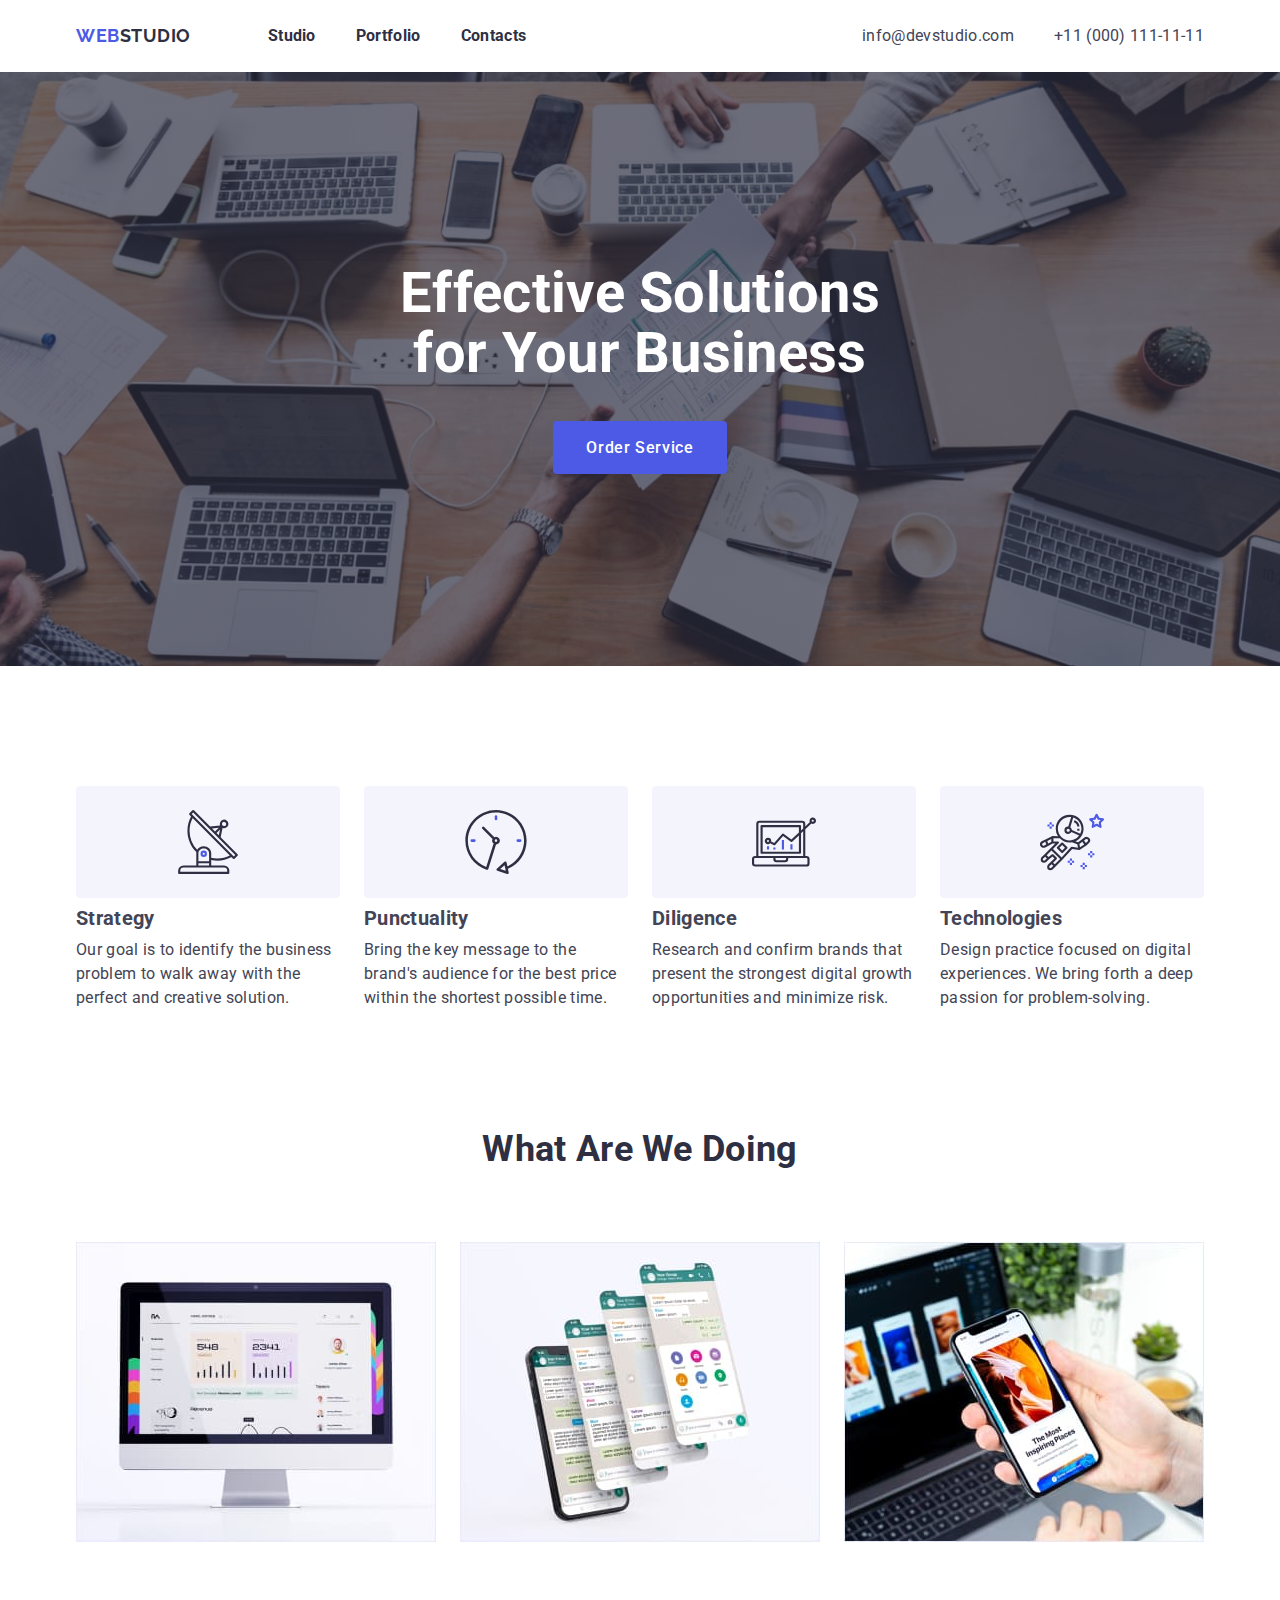
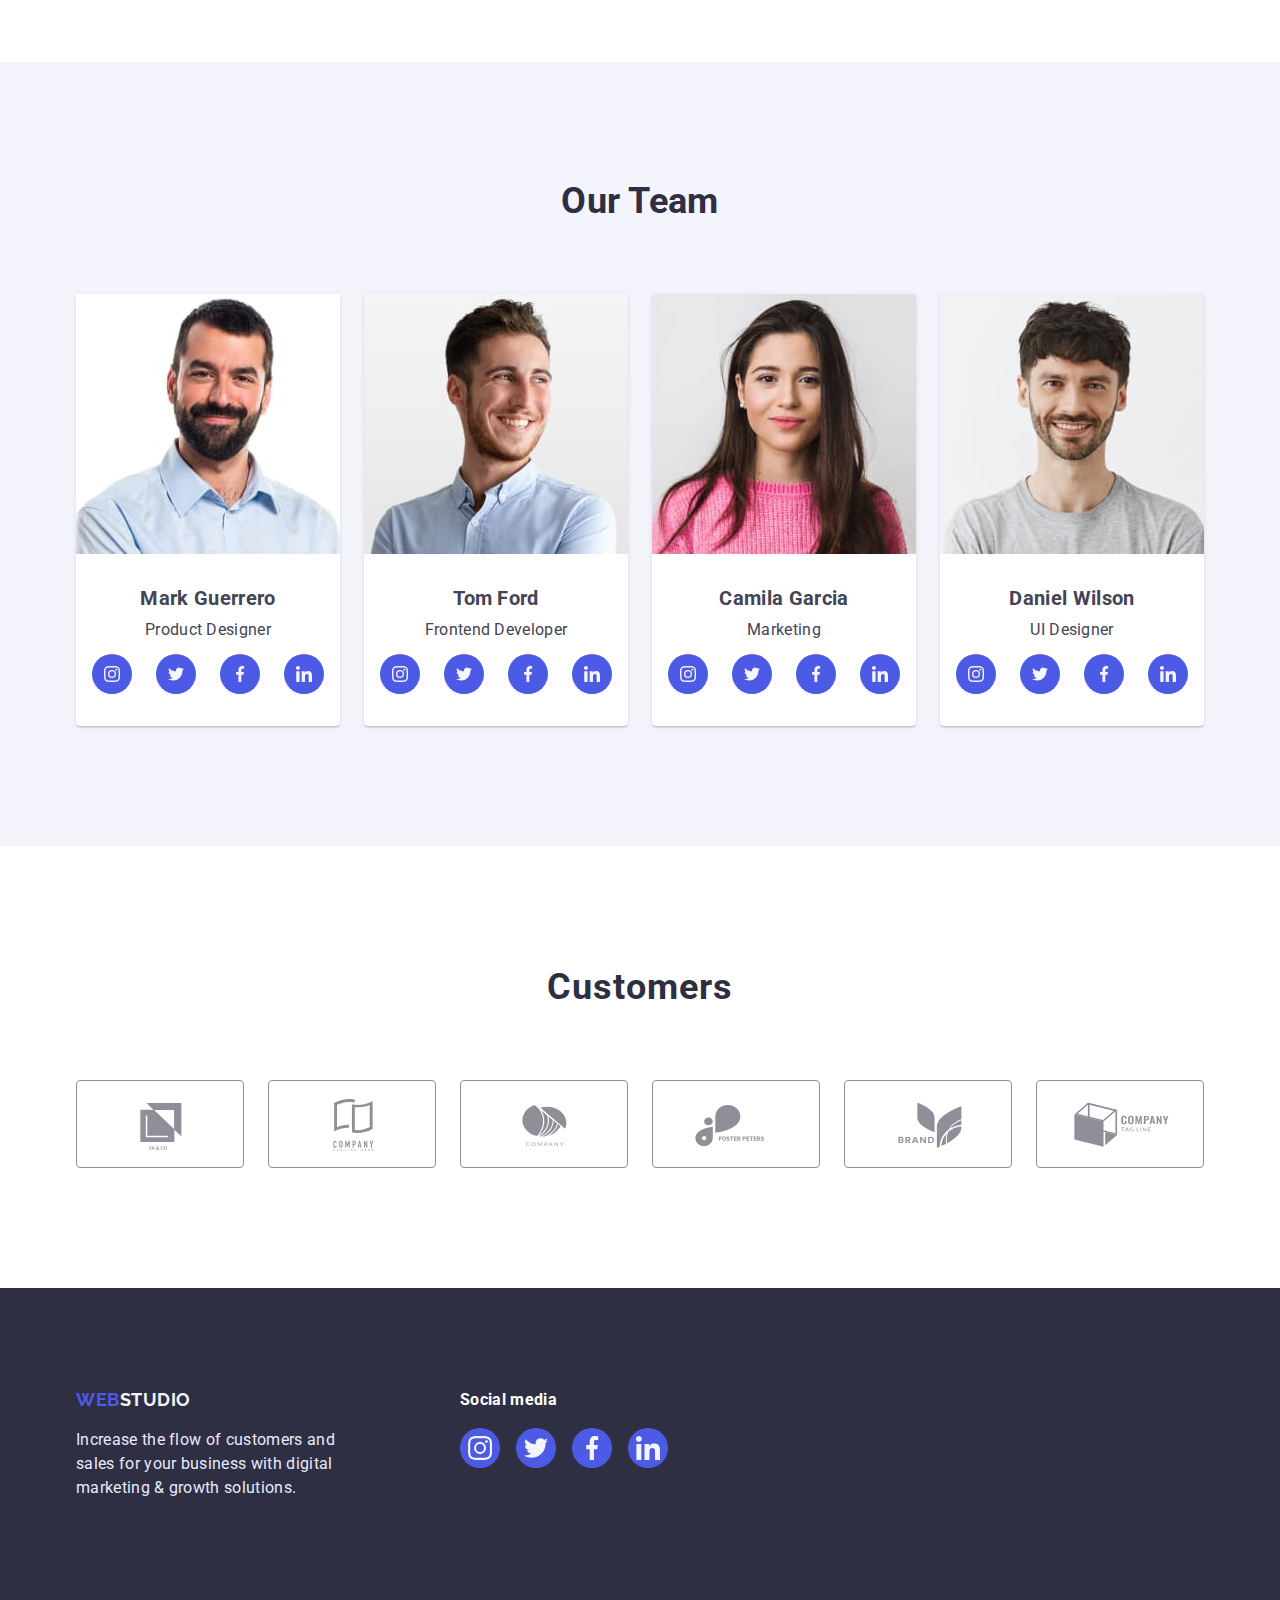
<file: index.html>
<!DOCTYPE html>
<html lang="en">
<head>
    <meta charset="UTF-8">
    <meta http-equiv="X-UA-Compatible" content="IE=edge">
    <meta name="viewport" content="width=device-width, initial-scale=1.0">
    <title>Studio</title>
    <link href="https://fonts.googleapis.com/css2?family=Raleway:wght@700&family=Roboto:wght@400;500;700;900&display=swap" rel="stylesheet">
    <link rel="stylesheet" href="https://cdn.jsdelivr.net/npm/modern-normalize@1.1.0/modern-normalize.min.css">
    <link rel="stylesheet" href="./css/styles.css"/>
</head>
<body>
    <!-- Шапка -->
    <header class="page-header">
        <div class="container main-nav">
            <!-- Логотип -->
            <nav class="header-nav">    
                <a href="" class="logo abowe">
                Web<span class="logo-header">Studio</span>
                </a>
                <!-- Основні кнопки шапки -->
                <ul class="site-nav list">
                    <li class="item"><a href="./index.html" class="link">Studio</a></li>
                    <li class="item"><a href="./portfolio.html" class="link">Portfolio</a></li>
                    <li class="item"><a href="" class="link">Contacts</a></li>
                </ul>
            </nav>
            <!-- Контакти в шапці -->
            <ul class="contacts list">
                <li class="item"><a href="mailto:info@devstudio.com" class="link">info@devstudio.com</a></li>
                <li class="item"><a href="tel:+11(000)111-11-11" class="link"> +11 (000) 111-11-11</a></li>
            </ul>
        </div>
    </header>
    <!-- Основний контент -->
    <main>
        <!-- Основний банер -->
        <section class="hero">
            <h1 class="hero-title">Effective Solutions for Your Business</h1>
            <button type="button" class="button-order">Order Service</button>
        </section>
        <!-- Особливості -->
        <section class="features">
            <div class="container">
                <h2 class="features-title">Feature</h2>
                <ul class="list">
                    <li class="item">
                        <div class="icon">
                            <svg class="icon-antenna" width="64px" height="64px">
                                <use href="./images/symbol-defs.svg#icon-antenna"></use>
                            </svg>
                        </div>
                        <h3 class="feature">Strategy</h3>
                        <p class="description">Our goal is to identify the business problem to walk away with the perfect and creative solution.</p>
                    </li>
                    <li class="item">
                        <div class="icon">
                            <svg class="icon-clock" width="64px" height="64px">
                                <use href="./images/symbol-defs.svg#icon-clock"></use>
                            </svg>
                        </div>
                        <h3 class="feature">Punctuality</h3>
                        <p class="description">Bring the key message to the brand's audience for the best price within the shortest possible time.</p>
                    </li>
                    <li class="item">
                        <div class="icon">
                            <svg class="icon-diagram" width="64px" height="64px">
                                <use href="./images/symbol-defs.svg#icon-diagram"></use>
                            </svg>
                        </div>
                        <h3 class="feature">Diligence</h3>
                        <p class="description">Research and confirm brands that present the strongest digital growth opportunities and minimize risk.</p>
                    </li>
                    <li class="item">
                        <div class="icon">
                            <svg class="icon-astronaut" width="64px" height="64px">
                                <use href="./images/symbol-defs.svg#icon-astronaut"></use>
                            </svg>
                        </div>
                        <h3 class="feature">Technologies</h3>
                        <p class="description">Design practice focused on digital experiences. We bring forth a deep passion for problem-solving.</p>
                    </li>
                </ul>
            </div>
        </section>
        <!-- Наші роботи -->
        <section class="work">
            <div class="container">
            <h2 class="work-title">What are we doing</h2>
                <ul class="list">
                    <li class="item">
                        <img src="./images/monitor_with_website.jpg" alt="Monitor with website" width="360" height="300">
                    </li>
                    <li class="item">
                        <img src="./images/phone_with_chat.jpg" alt="Phone with chat" width="360" height="300">
                    </li>
                    <li class="item">
                        <img src="./images/phone_with_website.jpg" alt="Phone with website" width="360" height="300">
                    </li>
                </ul>
            </div>
        </section>
        <!-- Наша команда -->
        <section class="team">
            <div class="container">    
            <h2 class="team-title">Our Team</h2>
                <ul class="list">
                    <li class="item">
                            <img src="./images/mark_guerrero.jpg" alt="Mark Guerrero" width="264" height="260">
                            <div class="business-card">
                                <h3 class="name">Mark Guerrero</h3>
                                <p class="position">Product Designer</p>
                                <ul class="list">
                                    <li class="item-logo">
                                        <a href="" class="cards-logo">
                                                <svg class="logo" width="16" height="16">
                                                    <use href="./images/symbol-defs.svg#icon-instagram"></use>
                                                </svg>
                                        </a>
                                    </li>
                                    <li class="item-logo">
                                        <a href="" class="cards-logo">
                                                <svg class="logo" width="16" height="16">
                                                    <use href="./images/symbol-defs.svg#icon-twitter"></use>
                                                </svg>  
                                        </a>
                                    </li>
                                    <li class="item-logo">
                                        <a href="" class="cards-logo"> 
                                                <svg class="logo" width="16" height="16">
                                                    <use href="./images/symbol-defs.svg#icon-facebook"></use>
                                                </svg> 
                                        </a>
                                    </li>
                                    <li class="item-logo">
                                        <a href="" class="cards-logo">
                                                <svg class="logo" width="16" height="16">
                                                    <use href="./images/symbol-defs.svg#icon-linkedin"></use>
                                                </svg>  
                                        </a>
                                    </li>
                                </ul>
                            </div>
                    </li>
                    <li class="item">
                            <img src="./images/tom_ford.jpg" alt="Tom Ford" width="264" height="260">
                            <div class="business-card">
                                <h3 class="name">Tom Ford</h3>
                                <p class="position">Frontend Developer</p>
                                <ul class="list">
                                    <li class="item-logo">
                                        <a href="" class="cards-logo">
                                                <svg class="logo" width="16" height="16">
                                                    <use href="./images/symbol-defs.svg#icon-instagram"></use>
                                                </svg>
                                        </a>
                                    </li>
                                    <li class="item-logo">
                                        <a href="" class="cards-logo">
                                                <svg class="logo" width="16" height="16">
                                                    <use href="./images/symbol-defs.svg#icon-twitter"></use>
                                                </svg>  
                                        </a>
                                    </li>
                                    <li class="item-logo">
                                        <a href="" class="cards-logo"> 
                                                <svg class="logo" width="16" height="16">
                                                    <use href="./images/symbol-defs.svg#icon-facebook"></use>
                                                </svg> 
                                        </a>
                                    </li>
                                    <li class="item-logo">
                                        <a href="" class="cards-logo">
                                                <svg class="logo" width="16" height="16">
                                                    <use href="./images/symbol-defs.svg#icon-linkedin"></use>
                                                </svg>  
                                        </a>
                                    </li>
                                </ul>
                            </div>
                    </li> 
                    <li class="item">
                            <img src="./images/camila_garcia.jpg" alt="Camila Garcia" width="264" height="260">
                            <div class="business-card">
                                <h3 class="name">Camila Garcia</h3>
                                <p class="position">Marketing</p>
                                <ul class="list">
                                    <li class="item-logo">
                                        <a href="" class="cards-logo">
                                                <svg class="logo" width="16" height="16">
                                                    <use href="./images/symbol-defs.svg#icon-instagram"></use>
                                                </svg>
                                        </a>
                                    </li>
                                    <li class="item-logo">
                                        <a href="" class="cards-logo">
                                                <svg class="logo" width="16" height="16">
                                                    <use href="./images/symbol-defs.svg#icon-twitter"></use>
                                                </svg>  
                                        </a>
                                    </li>
                                    <li class="item-logo">
                                        <a href="" class="cards-logo"> 
                                                <svg class="logo" width="16" height="16">
                                                    <use href="./images/symbol-defs.svg#icon-facebook"></use>
                                                </svg> 
                                        </a>
                                    </li>
                                    <li class="item-logo">
                                        <a href="" class="cards-logo">
                                                <svg class="logo" width="16" height="16">
                                                    <use href="./images/symbol-defs.svg#icon-linkedin"></use>
                                                </svg>  
                                        </a>
                                    </li>
                                </ul>
                            </div>
                    </li>
                    <li class="item">
                            <img src="./images/daniel_wilson.jpg" alt="Daniel Wilson" width="264" height="260">
                            <div class="business-card">
                                <h3 class="name">Daniel Wilson</h3>
                                <p class="position">UI Designer</p>
                                <ul class="list">
                                    <li class="item-logo">
                                        <a href="" class="cards-logo">
                                                <svg class="logo" width="16" height="16">
                                                    <use href="./images/symbol-defs.svg#icon-instagram"></use>
                                                </svg>
                                        </a>
                                    </li>
                                    <li class="item-logo">
                                        <a href="" class="cards-logo">
                                                <svg class="logo" width="16" height="16">
                                                    <use href="./images/symbol-defs.svg#icon-twitter"></use>
                                                </svg>  
                                        </a>
                                    </li>
                                    <li class="item-logo">
                                        <a href="" class="cards-logo"> 
                                                <svg class="logo" width="16" height="16">
                                                    <use href="./images/symbol-defs.svg#icon-facebook"></use>
                                                </svg> 
                                        </a>
                                    </li>
                                    <li class="item-logo">
                                        <a href="" class="cards-logo">
                                                <svg class="logo" width="16" height="16">
                                                    <use href="./images/symbol-defs.svg#icon-linkedin"></use>
                                                </svg>  
                                        </a>
                                    </li>
                                </ul>
                            </div>
                    </li>
                </ul>
            </div>    
        </section>
        <!-- Клієнти -->
        <section class="customers">
            <div class="container"> 
                <h2 class="customer-title">Customers</h2>
                    <ul class="list brand-customer">
                        <li class="item brand">
                            <a href="" class="link customer">
                                    <svg class="customer-logo" width="104" height="56">
                                        <use href="./images/symbol-defs.svg#icon-client-first"></use>
                                    </svg>
                            </a>
                        </li>
                        <li class="item brand">
                            <a href="" class="link customer">
                                    <svg class="customer-logo" width="104" height="56">
                                        <use href="./images/symbol-defs.svg#icon-client-second"></use>
                                    </svg>
                            </a>
                        </li>
                        <li class="item brand">
                            <a href="" class="link customer">
                                    <svg class="customer-logo" width="104" height="56">
                                        <use href="./images/symbol-defs.svg#icon-client-third"></use>
                                    </svg>
                            </a>
                        </li>
                        <li class="item brand">
                            <a href="" class="link customer">
                                    <svg class="customer-logo" width="104" height="56">
                                        <use href="./images/symbol-defs.svg#icon-client-fourth"></use>
                                    </svg>
                            </a>
                        </li>
                        <li class="item brand">
                            <a href="" class="link customer">
                                    <svg class="customer-logo" width="104" height="56">
                                        <use href="./images/symbol-defs.svg#icon-client-fifth"></use>
                                    </svg>
                            </a>
                        </li>
                        <li class="item brand">
                            <a href="" class="link customer">
                                    <svg class="customer-logo" width="104" height="56">
                                        <use href="./images/symbol-defs.svg#icon-client-sixth"></use>
                                    </svg>
                            </a>
                        </li>
                    </ul>
            </div>
        </section>
    </main>
    <!-- Низ сайту -->
    <footer>
        <div class="container logo-tagline">   
            <div class="info">
                <!-- Логотип -->  
                <a href="" class="logo below">
                Web<span class="logo-footer">Studio</span>
                </a>
                <!-- Слоган -->
                <p class="tagline">Increase the flow of customers and sales for your business with digital marketing & growth solutions.</p>
            </div>
            <!-- Соціальні мережі -->
            <div class="social-media">
                <h3 class="title-social">Social media</h3>
                <ul class="list item-contact">
                    <li class="item-logo contact">
                        <a href="" class="cards-logo">
                                <svg class="logo" width="24" height="24">
                                    <use href="./images/symbol-defs.svg#icon-instagram"></use>
                                </svg>
                        </a>
                    </li> 
                    <li class="item-logo contact">
                        <a href="" class="cards-logo">
                                <svg class="logo" width="24" height="24">
                                    <use href="./images/symbol-defs.svg#icon-twitter"></use>
                                </svg>
                        </a>
                    </li> 
                    <li class="item-logo contact">
                        <a href="" class="cards-logo">
                                <svg class="logo" width="24" height="24">
                                    <use href="./images/symbol-defs.svg#icon-facebook"></use>
                                </svg>
                        </a>
                    </li> 
                    <li class="item-logo contact">
                        <a href="" class="cards-logo">
                                <svg class="logo" width="24" height="24">
                                    <use href="./images/symbol-defs.svg#icon-linkedin"></use>
                                </svg>
                        </a>
                    </li> 
                </ul>
            </div>
        </div>  
    </footer>
</body>
</html>
</file>
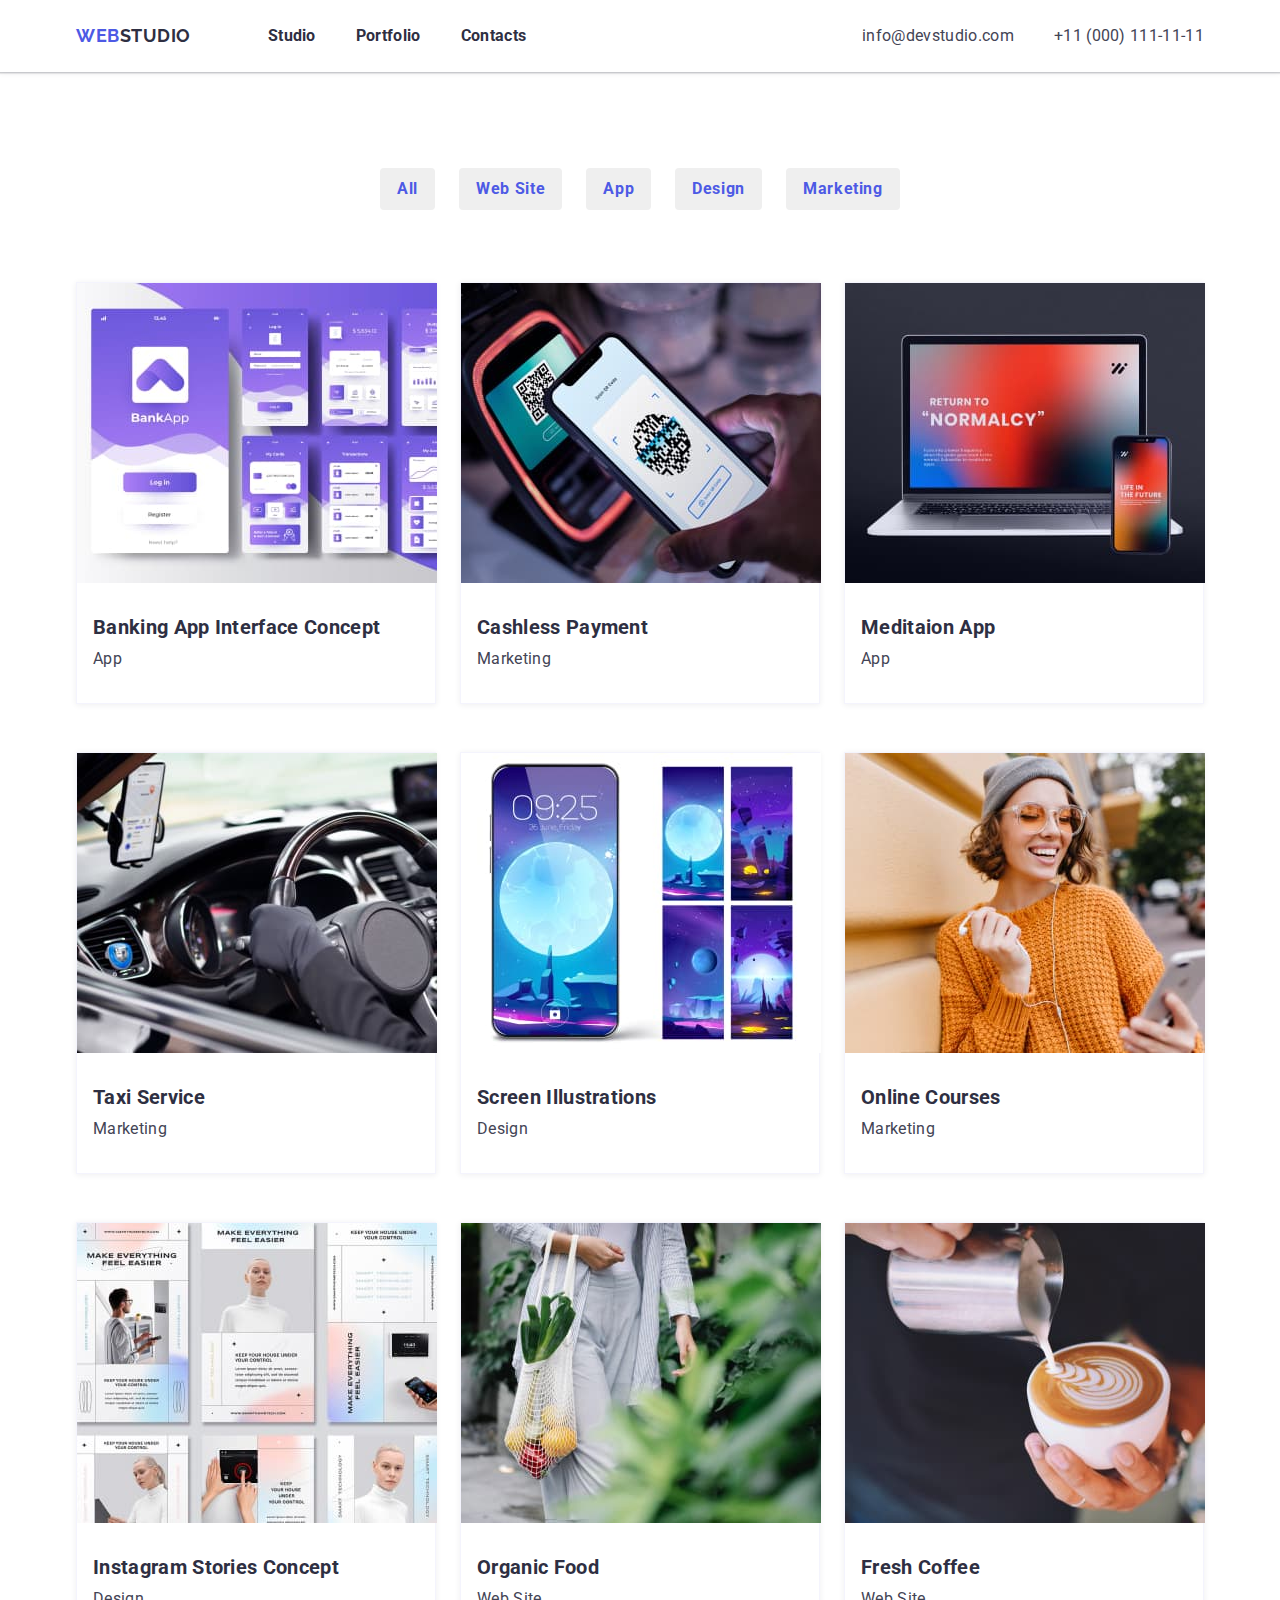
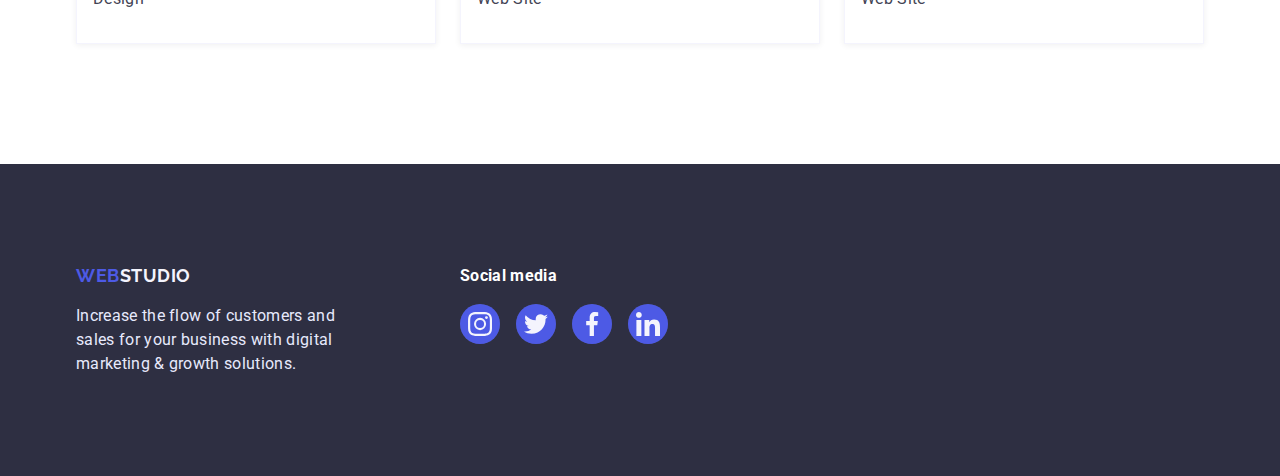
<file: portfolio.html>
<!DOCTYPE html>
<html lang="en">
<head>
    <meta charset="UTF-8">
    <meta http-equiv="X-UA-Compatible" content="IE=edge">
    <meta name="viewport" content="width=device-width, initial-scale=1.0">
    <title>Portfolio</title>
    <link href="https://fonts.googleapis.com/css2?family=Raleway:wght@700&family=Roboto:wght@400;500;700;900&display=swap" rel="stylesheet">
    <link rel="stylesheet" href="https://cdn.jsdelivr.net/npm/modern-normalize@1.1.0/modern-normalize.min.css">
    <link rel="stylesheet" href="./css/styles.css">
</head>
<body>
    <!-- Шапка -->
    <header class="page-header">
        <div class="container main-nav">
            <!-- Логотип -->
            <nav class="header-nav">    
                <a href="" class="logo abowe">
                Web<span class="logo-header">Studio</span>
                </a>
                <!-- Основні кнопки шапки -->
                <ul class="site-nav list">
                    <li class="item"><a href="./index.html" class="link">Studio</a></li>
                    <li class="item"><a href="./portfolio.html" class="link">Portfolio</a></li>
                    <li class="item"><a href="" class="link">Contacts</a></li>
                </ul>
            </nav>
            <!-- Контакти в шапці -->
            <ul class="contacts list">
                <li class="item"><a href="mailto:info@devstudio.com" class="link">info@devstudio.com</a></li>
                <li class="item"><a href="tel:+11(000)111-11-11" class="link"> +11 (000) 111-11-11</a></li>
            </ul>
        </div>
    </header>
    <!-- Основний контент -->
    <main>
      <h1 class="title-portfolio">Portfolio</h1>
     <!--Фільтр кнопки-->
      <section class="portfolio">
        <div class="container">
        <h2 class="title-cards">Project cards</h2>
        <ul  class="list cards-nav">
            <li class="item">
                <button type="button" class="button-cards">All</button>
            </li>
            <li class="item">
                <button type="button" class="button-cards">Web Site</button>
            </li>
            <li class="item">
                <button type="button" class="button-cards">App</button>
            </li>
            <li class="item">
                <button type="button" class="button-cards">Design</button>
            </li>
            <li class="item">
                <button type="button" class="button-cards">Marketing</button>
            </li>
        </ul>
     <!--Портфоліо робіт-->
        <div class="flex-container">
        <ul  class="list cards">
            <li class="flex-element">
                <a href="" class="link">
                    <img src="./images/banking_app_interface_concept.jpg" alt="Banking app interface concept" width="360" height="300">
                    <div class="description-card">                    
                        <h3 class="product">Banking App Interface Concept</h3>
                        <p class="type-product">App</p>
                    </div>
                </a>
            </li>
            <li class="flex-element">
                <a href="" class="link">
                    <img src="./images/cashless_payment.jpg" alt="Cashless payment" width="360" height="300">
                    <div class="description-card">   
                        <h3 class="product">Cashless payment</h3>
                        <p class="type-product">Marketing</p>
                    </div>
                </a>
            </li>
            <li class="flex-element">
                <a href="" class="link">
                    <img src="./images/meditaion_app.jpg" alt="Meditaion app" width="360" height="300">
                    <div class="description-card">   
                        <h3 class="product">Meditaion App</h3>
                        <p class="type-product">App</p>
                    </div>
                </a>
            </li>
            <li class="flex-element">
                <a href="" class="link">
                    <img src="./images/taxi_service.jpg" alt="Taxi service" width="360" height="300">
                    <div class="description-card">   
                        <h3 class="product">Taxi Service</h3>
                        <p class="type-product">Marketing</p>
                    </div>
                </a>
            </li>
            <li class="flex-element">
                <a href="" class="link">
                    <img src="./images/screen_illustrations.jpg" alt="Screen illustrations" width="360" height="300">
                    <div class="description-card">   
                        <h3 class="product">Screen Illustrations</h3>
                        <p class="type-product">Design</p>
                    </div>
                </a>
            </li>
            <li class="flex-element">
                <a href="" class="link">
                    <img src="./images/online_courses.jpg" alt="Online courses" width="360" height="300">
                    <div class="description-card">   
                        <h3 class="product">Online Courses</h3>
                        <p class="type-product">Marketing</p>
                    </div>
                </a>
            </li>
            <li class="flex-element">
                <a href="" class="link">
                    <img src="./images/instagram_stories_concept.jpg" alt="Instagram stories concept" width="360" height="300">
                    <div class="description-card">   
                        <h3 class="product">Instagram Stories Concept</h3>
                        <p class="type-product">Design</p>
                    </div>
                </a>
            </li>
            <li class="flex-element">
                <a href="" class="link">
                    <img src="./images/organic_food.jpg" alt="Organic food" width="360" height="300">
                    <div class="description-card">   
                        <h3 class="product">Organic Food</h3>
                        <p class="type-product">Web Site</p>
                    </div>
                </a>
            </li>
            <li class="flex-element">
                <a href="" class="link">
                    <img src="./images/fresh_coffee.jpg" alt="Fresh coffee" width="360" height="300">
                    <div class="description-card">   
                        <h3 class="product">Fresh Coffee</h3>
                        <p class="type-product">Web Site</p>
                    </div>
                </a>
            </li>
        </ul>
        </div>
        </div>
      </section>      
    </main>
    <!-- Низ сайту -->
   <!-- Низ сайту -->
   <footer>
    <div class="container logo-tagline">   
        <div class="info">
            <!-- Логотип -->  
            <a href="" class="logo below">
            Web<span class="logo-footer">Studio</span>
            </a>
            <!-- Слоган -->
            <p class="tagline">Increase the flow of customers and sales for your business with digital marketing & growth solutions.</p>
        </div>
        <!-- Соціальні мережі -->
        <div class="social-media">
            <h3 class="title-social">Social media</h3>
            <ul class="list item-contact">
                <li class="item-logo contact">
                    <a href="" class="cards-logo">
                            <svg class="logo" width="24" height="24">
                                <use href="./images/symbol-defs.svg#icon-instagram"></use>
                            </svg>
                    </a>
                </li> 
                <li class="item-logo contact">
                    <a href="" class="cards-logo">
                            <svg class="logo" width="24" height="24">
                                <use href="./images/symbol-defs.svg#icon-twitter"></use>
                            </svg>
                    </a>
                </li> 
                <li class="item-logo contact">
                    <a href="" class="cards-logo">
                            <svg class="logo" width="24" height="24">
                                <use href="./images/symbol-defs.svg#icon-facebook"></use>
                            </svg>
                    </a>
                </li> 
                <li class="item-logo contact">
                    <a href="" class="cards-logo">
                            <svg class="logo" width="24" height="24">
                                <use href="./images/symbol-defs.svg#icon-linkedin"></use>
                            </svg>
                    </a>
                </li> 
            </ul>
        </div>
    </div>  
</footer>
</body>
</html>
</file>
<file: css/styles.css>
/* Основні кольори */
:root{
    --main-color:#4D5AE5;
    --dark-color:#2E2F42;
    --success-color:#31D0AA;
    --text-color:#434455;
    --subtle-text-color:#8E8F99;
    --accent-color:#E7E9FC;
    --light-color:#F4F4FD;
    --primary-white-color:#FFFFFF;
    --active-button:#404BBF;
}
/* Стилі першої сторінки */
/* Основне на першій сторінці */
body {
    background-color: var(--primary-white-color);
    color: var(--text-color);
    font-family: 'Roboto',sans-serif;
    font-size: 16px;
    line-height: 1.5;
    letter-spacing: 0.02em; 
}
h1,
h2,
h3,
p{
    margin-top: 0;
}
img {
    display: block;
}
.list{
    margin: 0;
    padding: 0;
    list-style: none;
}
/* Лого Хедера */
.logo{
    margin: 0;
    padding: 0;
    display: flex;

    color: var(--main-color);
    font-family: 'Raleway',sans-serif;
    font-weight: 700;
    font-size: 18px;
    line-height: 1.33;
    text-decoration: none;
    letter-spacing: 0.03em;
    text-transform: uppercase;
}
.logo.abowe{
    padding-top: 24px;
    padding-bottom: 24px;
}
.logo-header{
    color: var(--dark-color);
}
/* Навігація сайту в хедері */
.main-nav{
    display: flex;
    align-items: center;
    justify-content: space-between;
}
.page-header{
    background: var(--primary-white-color);
    box-shadow: 0px 2px 1px rgba(46, 47, 66, 0.08), 0px 1px 1px rgba(46, 47, 66, 0.16), 0px 1px 6px rgba(46, 47, 66, 0.08);
}
.header-nav{
    display: flex;
}
.site-nav{
    display: flex;
    margin-left: 77px;
}
.site-nav .item+ .item{
    margin-left: 40px;
}
.site-nav .link{
    display: block;
    padding-top: 24px;
    padding-bottom: 24px;
    
    color: var(--dark-color);
    font-weight: 700;
    text-decoration: none;
}
.site-nav .link:hover,
.site-nav .link:focus{
    color: var(--text-color)
}
.site-nav .link:active{
    color: var(--main-color);
}
/* Контакти в Хедері */
.contacts{
    display: flex;
}
.contacts .item+ .item{
    margin-left: 40px;
}
.contacts .link{
    color: var(--text-color);
    text-decoration: none;
}
.contacts .link:visited,
.contacts .link:hover,
.contacts .link:focus{
    color: var(--main-color);
    text-decoration: none;
}
/* Банер */
.hero{
    margin-right: auto;
    margin-left: auto;   
    padding-top: 192px;
    padding-bottom: 192px;
    max-width: 1600px;
    text-align: center;

    background-color: var(--dark-color);
    background-image: linear-gradient(
        to right,
        rgba(46, 47, 66, 0.7), 
        rgba(46, 47, 66, 0.7)),
        url("../images/hero.jpg");
    background-size: cover;
    background-position: center;
    background-repeat: no-repeat;
}
.hero-title{
    margin-bottom: 48;
    margin-right: auto;
    margin-left: auto;
    width: 492px;

    color: var(--primary-white-color);
    font-weight: 700;
    font-size: 56px;
    line-height: 1.07;
    text-align: center;
}
/* Оформлення кнопки */
.button-order{
    border-radius: 4px;
    padding: 16px 32px;
    min-width: 170px;
    border:1px solid transparent;

    background-color: var(--main-color);
    color: var(--primary-white-color);
    font-family: 'Roboto',sans-serif;
    font-weight: 500;
    font-size: 16px;
    line-height: 1.19;
    text-align: center;
    letter-spacing: 0.04em;
    cursor: pointer;
}
.button-order:active{
    background-color: var(--active-button);
    box-shadow: 0px 4px 4px rgba(0, 0, 0, 0.15);
}
.button-order:hover,
.button-order:focus{
    box-shadow: 0px 1px 6px rgba(46, 47, 66, 0.08), 0px 1px 1px rgba(46, 47, 66, 0.16), 0px 2px 1px rgba(46, 47, 66, 0.08);
}
/* Секція особливості */
.features{
    padding:120px 0;
}
.features-title{
    display: none;
}
.features .list{
    display: flex;
}
.features .item:not(:last-child){
    margin-right:24px;
}
.features .feature{
    margin-bottom: 8px;
    width: 264px;

    font-size: 20px;
    line-height: 1.2;    
}
.features .description{
    margin-bottom: 0;
}
/* Оформлення картинок "особливості" */
.features .icon{
    display: flex;
    align-items: center;
    justify-content: center;
    background: var(--light-color);
    height: 112px;
    border-radius: 4px; 
    margin-bottom: 8px;
}
/* Секція послуг компанії */
.work .item:not(:last-child){
    margin-right: 24px;
}
.work{
    padding-bottom: 120px;
}
.work-title{
    margin-bottom: 72px;

    color: var(--dark-color);
    font-weight: 700;
    font-size: 36px;
    line-height: 1.11;
    text-transform: capitalize; 
    text-align: center; 
}
.work .list{
    display:flex;
}
/* Секція команда */
.team{
    padding-top: 120px;
    padding-bottom: 120px;

    background-color: var(--light-color);
}
.team-title{
    margin-bottom: 72px;

    color: var(--dark-color);  
    font-weight: 700;
    font-size: 36px;
    line-height: 1.11;
    text-transform: capitalize;
    text-align: center; 
}
.team .name{
    margin-bottom: 8px;

    font-size: 20px;
    line-height: 1.2;
}
.team .list{
    display: flex;
    text-align: center;
}
.team .item{
    background: var(--primary-white-color);
    box-shadow: 0px 1px 6px rgba(46, 47, 66, 0.08), 0px 1px 1px rgba(46, 47, 66, 0.16), 0px 2px 1px rgba(46, 47, 66, 0.08);
    border-radius: 0px 0px 4px 4px;
}
.team .item:not(:last-child){
    margin-right: 24px;
}
.position{
    margin: 0 0 12px 0;
}
.business-card{
    padding: 32px 16px;
}
/* Посилання на соц.мережі */
.cards-logo{
    display: flex;
    align-items: center;
    justify-content: center;

    background-color: var(--main-color);
    width: 40px;
    height:40px;
    border-radius: 50%;
}
.cards-logo:hover,
.cards-logo:focus{
    background-color: var(--success-color);
    cursor: pointer;
}
.item-logo:not(:last-child){
    margin-right: 24px;
}
.item-logo .logo{
    display: flex;
    align-items: center;
    justify-content: center;
}
/* Секція клієнтів */
.customers{
    text-align: center;
    padding: 120px 0;
}
.customer-title{
    margin-bottom: 72px;

    color: var(--dark-color);
    font-weight: 700;
    font-size: 36px;
    line-height: 1.1666;
    text-align: center;
    letter-spacing: 0.03em;
}
.brand-customer{
    display: flex;
    flex-wrap: wrap;
}
.brand:not(:last-child){
    margin-right: 24px;
}
.customer.link{
    display: flex;
    align-items:center;
    justify-content: center;
    width: 168px;
    height: 88px;
    
    fill: #8E8F99;
    border: 1px solid #8E8F99;
    border-radius: 4px;
}
.customer.link:hover,
.customer.link:focus{
    fill: var(--main-color);
    border-color: var(--main-color);
}
/* Оформлення футера */
footer{
    padding-top: 100px;
    padding-bottom: 100px;

    background-color: var(--dark-color);
}
.logo-footer{
    color: var(--light-color);
}
.tagline{
    margin-top: 16px;
    margin-bottom: 0;
    width: 264px;

    color: var(--accent-color);
}
.logo-tagline{
    display: flex;
}
.social-media{
    width: 208px;
    height: 80px;
    margin-left: 120px;
}
.title-social{
    color: var(--primary-white-color);
    font-size: 16px;
}
.item-contact{
    display: flex;
    align-items: center;
    justify-content: center;
}
.item-logo.contact {
    display: flex;
    align-items: center;
    justify-content: center;

    background: rgba(255, 255, 255, 0.1);
    width: 40px;
    height:40px;
    border-radius: 50%;
}
.item-logo.contact:not(:last-child){
    margin-right: 16px;
}
.item-logo.contact:hover,
.item-logo.contact:focus{
    cursor: pointer;
    background-color: var(--success-color); 
}
/* СТОРІНКА ПОРТФОЛІО */
/* Приховування заголовків портфоліо */
.portfolio{
    padding-top:96px;
    padding-bottom: 120px;
}
.title-portfolio,
.title-cards{
    display: none;
}
/* Кнопки портфоліо */
.cards-nav{
    display: flex;
    justify-content:center;
    margin-bottom: 72px;
}
.cards-nav .item:not(:last-child){
    margin-right: 24px;
}
.button-cards{
    margin-bottom: 0;
    display: inline-block;

    border-radius: 4px;
    padding: 8px 16px;
    border: 1px solid transparent;
    
    color: var(--main-color);
    font-family: 'Roboto',sans-serif;
    font-weight: 700;
    font-size: 16px;
    line-height: 1.5;
    letter-spacing: 0.04em;
    cursor: pointer;
}
.button-cards:active,
.button-cards:hover,
.button-cards:focus{
    color: var(--primary-white-color);
    box-shadow: 0px 3px 1px rgba(0, 0, 0, 0.1), 0px 2px 1px rgba(0, 0, 0, 0.08), 0px 2px 2px rgba(0, 0, 0, 0.12);
    background-color: var(--main-color);
}
/* Оформлення карток */
.cards{
    display: flex;
    flex-wrap: wrap;
}
.flex-element{
    width: 360px;
    margin-right: 24px;
    margin-bottom: 48px;

    background: var(--primary-white-color);
    border: 0.5px solid var(--light-color);
    box-shadow: 0px 1px 6px rgba(46, 47, 66, 0.08);
}
.flex-element:active,
.flex-element:hover,
.flex-element:focus{
    border: 0.5px solid var(--light-color);
    box-shadow: 0px 1px 6px rgba(46, 47, 66, 0.08), 0px 1px 1px rgba(46, 47, 66, 0.16), 0px 2px 1px rgba(46, 47, 66, 0.08);
}
.flex-element:nth-child(3n){
    margin-right: 0;
}
.flex-element:nth-last-child(-n + 3){
    margin-bottom: 0;
}
.cards .link{
    text-decoration: none; 
    text-transform: capitalize;
}
.description-card{
    padding-top: 32px;
    padding-bottom: 32px;
    padding-left: 16px;
}
.cards .product{
    margin-bottom: 8px;

    color:var(--dark-color);
    font-size: 20px;
    line-height: 1.2;
}
.cards .type-product{
    margin-bottom: 0;
    color: var(--text-color);
}
/* Основний контейнер */
.container{
    margin-left: auto;
    margin-right: auto;
    padding-left: 15px;
    padding-right: 15px;
    width: 1158px;
    outline: 2px solid transparent;
}
</file>
